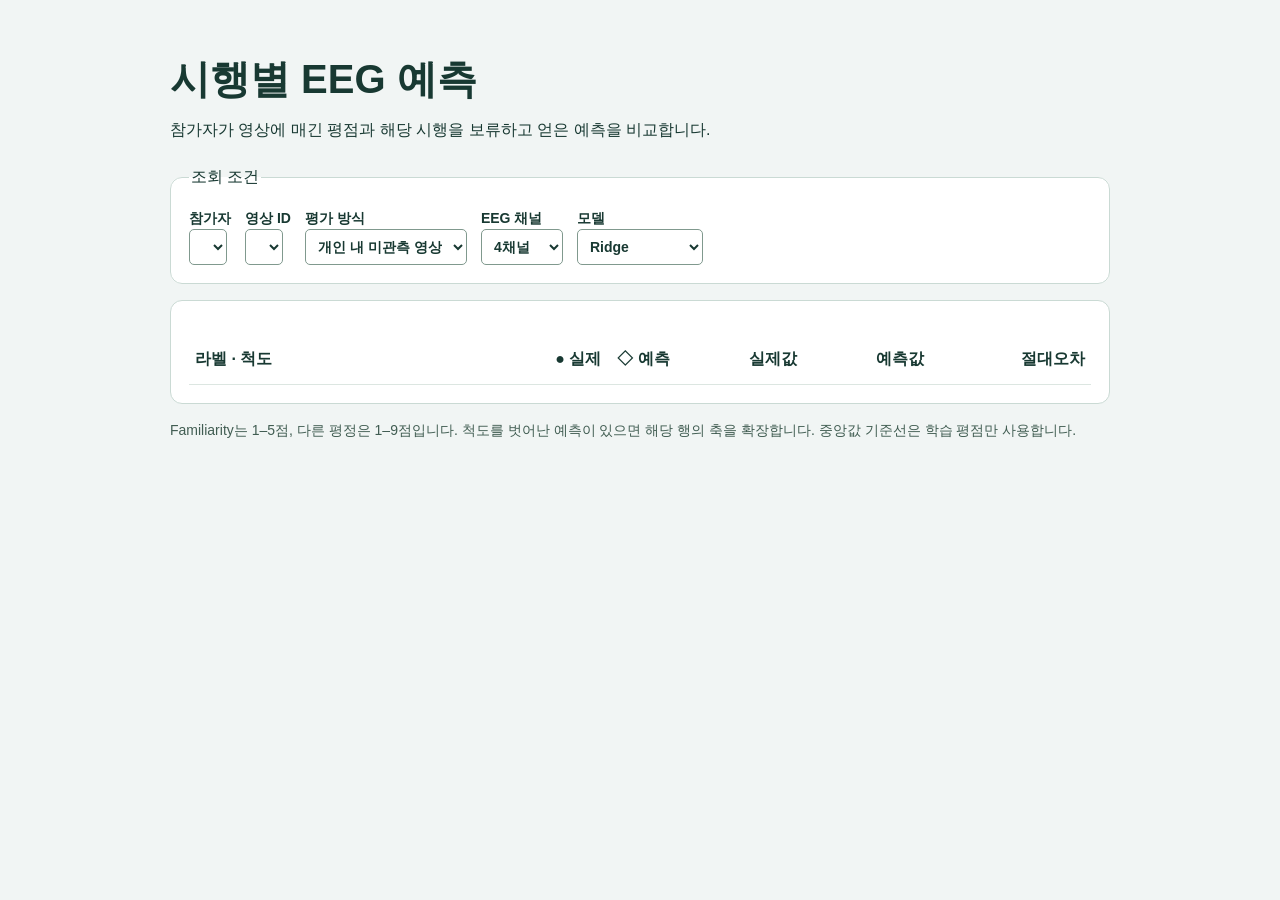
<file: viewer.template.html>
<!DOCTYPE html>
<html lang="ko"><meta charset="utf-8"><meta name="viewport" content="width=device-width,initial-scale=1">
<title>BrainFicial · 시행별 EEG 예측</title>
<style>
*{box-sizing:border-box}body{margin:0;background:#f1f5f4;color:#183932;font:16px/1.55 "Malgun Gothic",sans-serif}main{max-width:980px;margin:auto;padding:48px 20px}h1{font-size:clamp(26px,4vw,40px);margin:0}p{margin:8px 0 22px}fieldset,article{background:#fff;border:1px solid #cadad4;border-radius:12px;padding:18px;margin:16px 0}fieldset{display:flex;gap:14px;flex-wrap:wrap}label{font-size:14px;font-weight:bold}select{display:block;max-width:100%;font:inherit;padding:8px;border:1px solid #80998e;border-radius:5px;background:white;color:inherit}table{width:100%;border-collapse:collapse;font-variant-numeric:tabular-nums}th,td{text-align:right;border-bottom:1px solid #dce6e1;padding:12px 6px}th:first-child,td:first-child{text-align:left}caption{text-align:left;font-size:20px;font-weight:bold;padding:0 0 16px}small{display:block;font-weight:normal}.plot{width:33%}.track{position:relative;margin:0 9px;height:4px;background:#dce6e1}.dot,.diamond{position:absolute;top:50%;width:12px;height:12px;transform:translate(-50%,-50%);border-radius:50%;background:#165a49}.diamond{background:transparent;border:2px solid #8a490a;transform:translate(-50%,-50%) rotate(45deg);border-radius:0;width:18px;height:18px}.scroll{overflow:auto}td.missing{text-align:center;color:#50625b}footer{font-size:14px;color:#415d52}@media(max-width:600px){main{padding:20px 8px}article{padding:12px 6px}.plot{width:16%}th,td{font-size:13px;padding:10px 3px}}
</style>
<main><h1>시행별 EEG 예측</h1><p>참가자가 영상에 매긴 평점과 해당 시행을 보류하고 얻은 예측을 비교합니다.</p>
<fieldset><legend>조회 조건</legend>
<label>참가자<select id="person"></select></label><label>영상 ID<select id="video"></select></label>
<label>평가 방식<select id="regime"><option value="within_person">개인 내 미관측 영상</option><option value="new_participant">미관측 참가자</option></select></label>
<label>EEG 채널<select id="montage"><option value="4ch">4채널</option><option value="32ch">32채널</option></select></label>
<label>모델<select id="model"><option>Ridge</option><option>SVR</option><option value="Median">중앙값 기준선</option></select></label>
</fieldset><article><div class="scroll"><table><caption id="heading" aria-live="polite"></caption><thead><tr><th>라벨 · 척도</th><th class="plot">● 실제　◇ 예측</th><th>실제값</th><th>예측값</th><th>절대오차</th></tr></thead><tbody id="rows"></tbody></table></div></article>
<footer>Familiarity는 1–5점, 다른 평정은 1–9점입니다. 척도를 벗어난 예측이 있으면 해당 행의 축을 확장합니다. 중앙값 기준선은 학습 평점만 사용합니다.</footer></main>
<script>
const trials=/*PREDICTIONS*/;
const get=id=>document.getElementById(id);
const labels=["Valence","Arousal","Dominance","Liking","Familiarity"];
for(let i=1;i<=32;i++) get("person").add(new Option("s"+String(i).padStart(2,"0"),i));
for(let i=1;i<=40;i++) get("video").add(new Option(String(i),i));
function render(){
  const key=["person","video","regime","montage","model"].map(id=>get(id).value).join("/");
  const values=trials[key];
  get("heading").textContent=get("person").selectedOptions[0].text+" · 영상 "+get("video").value;
  get("rows").innerHTML=labels.map((label,i)=>{
    const max=i===4?5:9;
    const pair=values[i];
    const name="<th scope='row'>"+label+"<small>1–"+max+"점</small></th>";
    if(!pair) return "<tr>"+name+"<td class='missing' colspan='4'>평정 결측 · 평가 제외</td></tr>";
    const [actual,pred]=pair;
    const lo=Math.min(1,pred), hi=Math.max(max,pred);
    const pos=v=>100*(v-lo)/(hi-lo);
    const plot="<td><div class='track' aria-hidden='true'><span class='dot' style='left:"+pos(actual)+"%'></span><span class='diamond' style='left:"+pos(pred)+"%'></span></div></td>";
    return "<tr>"+name+plot+[actual,pred,Math.abs(pred-actual)].map(v=>"<td>"+v.toFixed(3)+"</td>").join("")+"</tr>";
  }).join("");
}
document.querySelector("fieldset").addEventListener("change",render);
render();
</script></html>
</file>
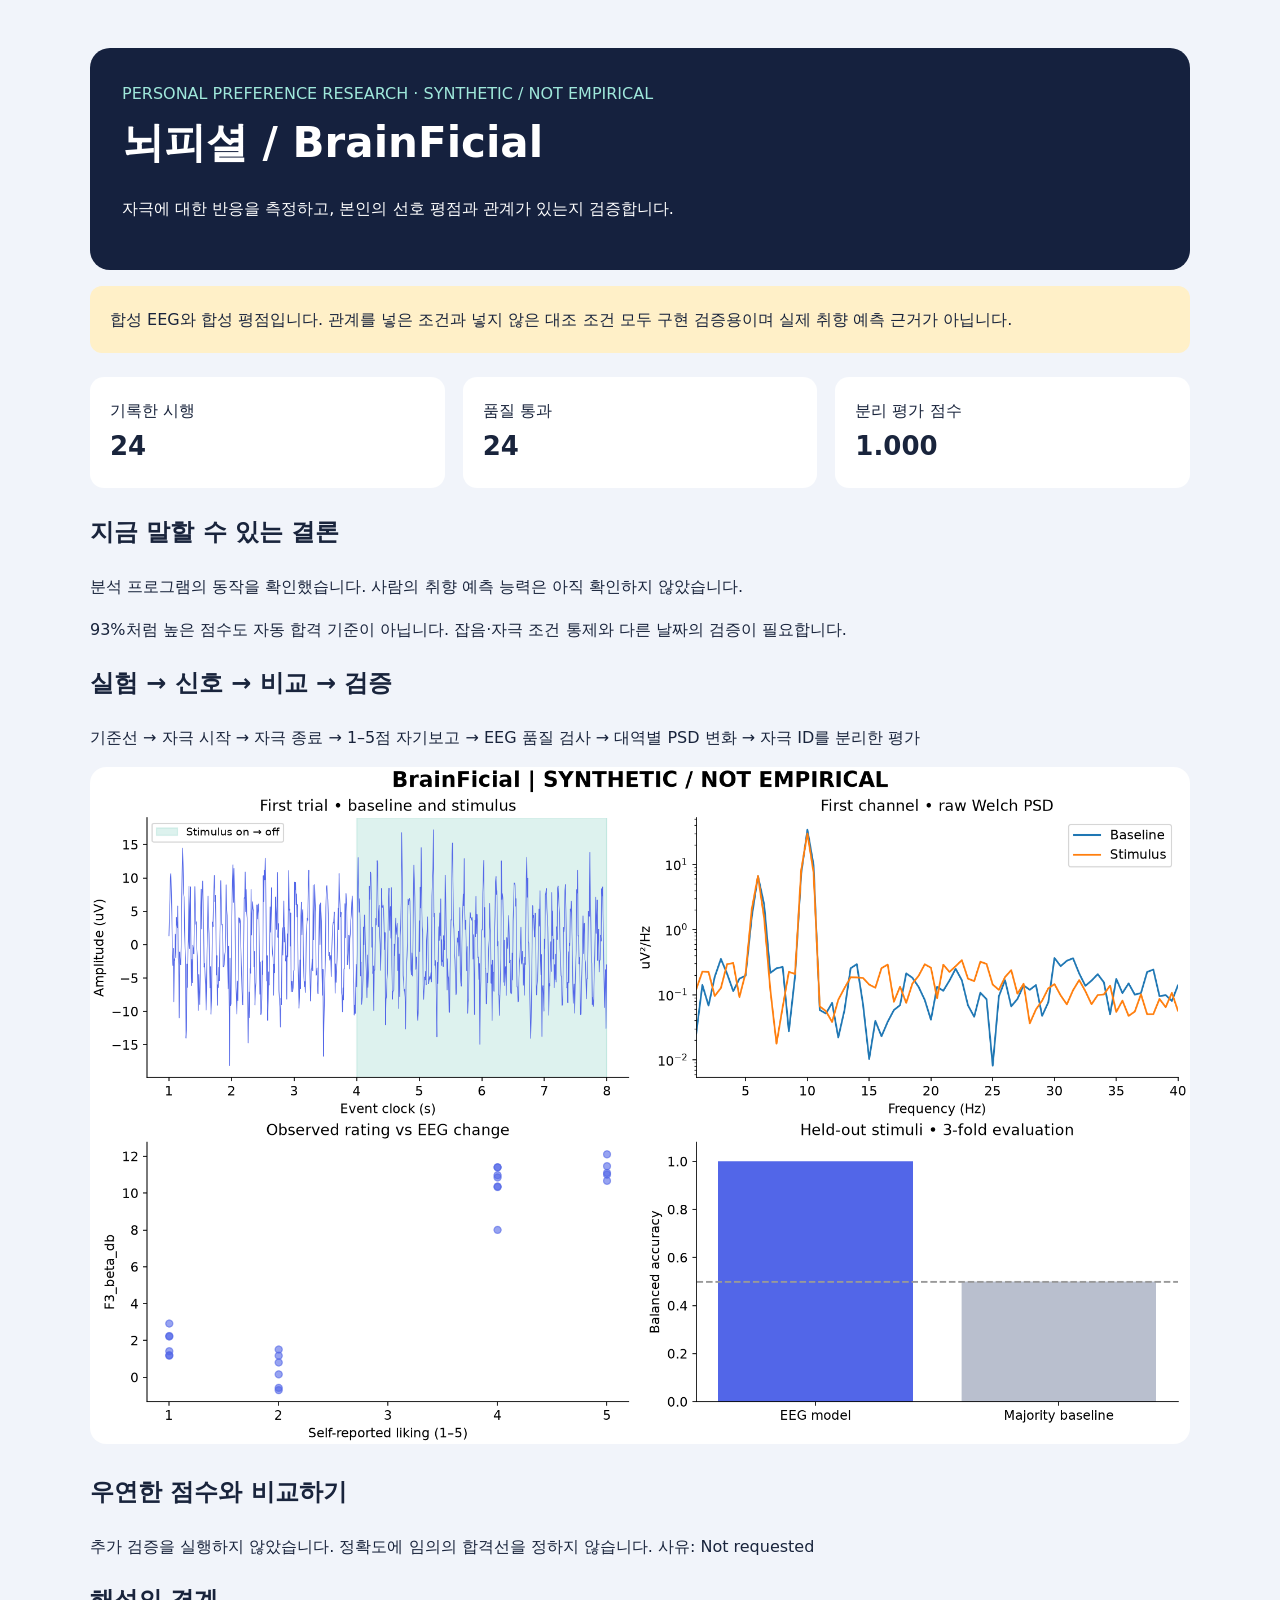
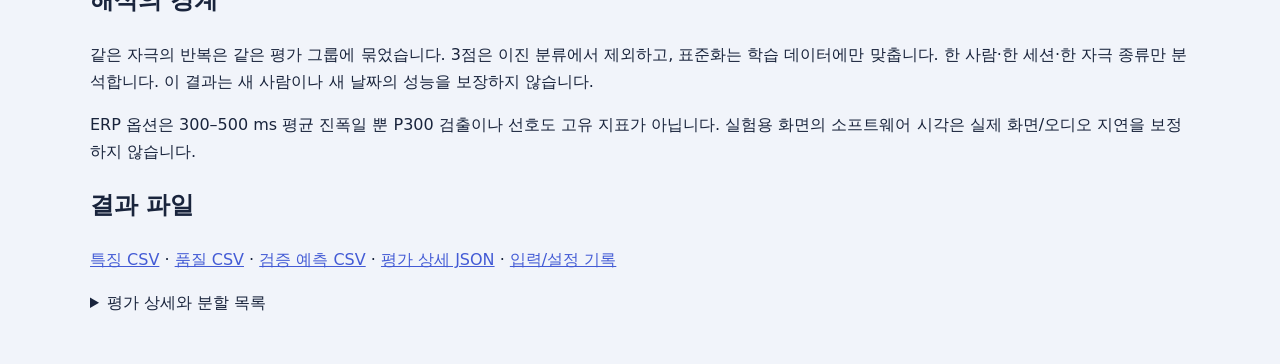
<file: outputs/csv_replay/report.html>
<!doctype html><html lang="ko"><meta charset="utf-8"><meta name="viewport" content="width=device-width,initial-scale=1">
<title>뇌피셜 · BrainFicial 연구 데모</title><style>body{font:16px/1.7 system-ui,sans-serif;background:#f1f4fa;color:#19243c;margin:0}main{max-width:1100px;margin:auto;padding:48px 24px}header{background:#15213e;color:white;padding:32px;border-radius:20px}h1{font-size:42px;margin:0}.tag{color:#9fe8db}.cards{display:flex;gap:18px;flex-wrap:wrap;margin:24px 0}.card{background:white;padding:20px;border-radius:14px;flex:1}b{font-size:26px}img{width:100%;border-radius:16px}.warn{background:#fff0c8;padding:20px;border-radius:12px}a{color:#435bd5}pre{white-space:pre-wrap;background:white;padding:20px;border-radius:12px}</style>
<main><header><div class="tag">PERSONAL PREFERENCE RESEARCH · SYNTHETIC / NOT EMPIRICAL</div><h1>뇌피셜 / BrainFicial</h1><p>자극에 대한 반응을 측정하고, 본인의 선호 평점과 관계가 있는지 검증합니다.</p></header>
<p class="warn">합성 EEG와 합성 평점입니다. 관계를 넣은 조건과 넣지 않은 대조 조건 모두 구현 검증용이며 실제 취향 예측 근거가 아닙니다.</p><section class="cards"><div class="card">기록한 시행<br><b>24</b></div><div class="card">품질 통과<br><b>24</b></div><div class="card">분리 평가 점수<br><b>1.000</b></div></section>
<h2>지금 말할 수 있는 결론</h2><p>분석 프로그램의 동작을 확인했습니다. 사람의 취향 예측 능력은 아직 확인하지 않았습니다.</p><p>93%처럼 높은 점수도 자동 합격 기준이 아닙니다. 잡음·자극 조건 통제와 다른 날짜의 검증이 필요합니다.</p>
<h2>실험 → 신호 → 비교 → 검증</h2><p>기준선 → 자극 시작 → 자극 종료 → 1–5점 자기보고 → EEG 품질 검사 → 대역별 PSD 변화 → 자극 ID를 분리한 평가</p>
<img src="dashboard.png" alt="합성 여부가 표시된 EEG 파형, PSD, 평점 비교, 분리 검증 그래프">
<h2>우연한 점수와 비교하기</h2><p>추가 검증을 실행하지 않았습니다. 정확도에 임의의 합격선을 정하지 않습니다. 사유: Not requested</p>
<h2>해석의 경계</h2><p>같은 자극의 반복은 같은 평가 그룹에 묶었습니다. 3점은 이진 분류에서 제외하고, 표준화는 학습 데이터에만 맞춥니다. 한 사람·한 세션·한 자극 종류만 분석합니다. 이 결과는 새 사람이나 새 날짜의 성능을 보장하지 않습니다.</p>
<p>ERP 옵션은 300–500 ms 평균 진폭일 뿐 P300 검출이나 선호도 고유 지표가 아닙니다. 실험용 화면의 소프트웨어 시각은 실제 화면/오디오 지연을 보정하지 않습니다.</p>
<h2>결과 파일</h2><p><a href="features.csv">특징 CSV</a> · <a href="quality.csv">품질 CSV</a> · <a href="predictions.csv">검증 예측 CSV</a> · <a href="metrics.json">평가 상세 JSON</a> · <a href="provenance.json">입력/설정 기록</a></p>
<details><summary>평가 상세와 분할 목록</summary><pre>{
  &quot;status&quot;: &quot;ok&quot;,
  &quot;balanced_accuracy&quot;: 1.0,
  &quot;dummy_balanced_accuracy&quot;: 0.5,
  &quot;n_evaluated&quot;: 24,
  &quot;neutral_excluded&quot;: 0,
  &quot;feature_columns&quot;: [
    &quot;feature_F3_theta_db&quot;,
    &quot;feature_F4_theta_db&quot;,
    &quot;feature_F3_alpha_db&quot;,
    &quot;feature_F4_alpha_db&quot;,
    &quot;feature_F3_beta_db&quot;,
    &quot;feature_F4_beta_db&quot;
  ],
  &quot;folds&quot;: [
    {
      &quot;fold&quot;: 0,
      &quot;train_stimuli&quot;: [
        &quot;color_00&quot;,
        &quot;color_01&quot;,
        &quot;color_02&quot;,
        &quot;color_03&quot;,
        &quot;color_04&quot;,
        &quot;color_07&quot;,
        &quot;color_08&quot;,
        &quot;color_09&quot;
      ],
      &quot;test_stimuli&quot;: [
        &quot;color_05&quot;,
        &quot;color_06&quot;,
        &quot;color_10&quot;,
        &quot;color_11&quot;
      ],
      &quot;balanced_accuracy&quot;: 1.0
    },
    {
      &quot;fold&quot;: 1,
      &quot;train_stimuli&quot;: [
        &quot;color_00&quot;,
        &quot;color_01&quot;,
        &quot;color_02&quot;,
        &quot;color_03&quot;,
        &quot;color_05&quot;,
        &quot;color_06&quot;,
        &quot;color_10&quot;,
        &quot;color_11&quot;
      ],
      &quot;test_stimuli&quot;: [
        &quot;color_04&quot;,
        &quot;color_07&quot;,
        &quot;color_08&quot;,
        &quot;color_09&quot;
      ],
      &quot;balanced_accuracy&quot;: 1.0
    },
    {
      &quot;fold&quot;: 2,
      &quot;train_stimuli&quot;: [
        &quot;color_04&quot;,
        &quot;color_05&quot;,
        &quot;color_06&quot;,
        &quot;color_07&quot;,
        &quot;color_08&quot;,
        &quot;color_09&quot;,
        &quot;color_10&quot;,
        &quot;color_11&quot;
      ],
      &quot;test_stimuli&quot;: [
        &quot;color_00&quot;,
        &quot;color_01&quot;,
        &quot;color_02&quot;,
        &quot;color_03&quot;
      ],
      &quot;balanced_accuracy&quot;: 1.0
    }
  ],
  &quot;interpretation&quot;: &quot;Exploratory within-person/session held-out-stimulus association; no causal or mind-reading claim&quot;,
  &quot;permutation&quot;: {
    &quot;status&quot;: &quot;not_run&quot;,
    &quot;reason&quot;: &quot;Not requested&quot;
  },
  &quot;data_source&quot;: &quot;SYNTHETIC / NOT EMPIRICAL&quot;
}</pre></details></main></html>
</file>
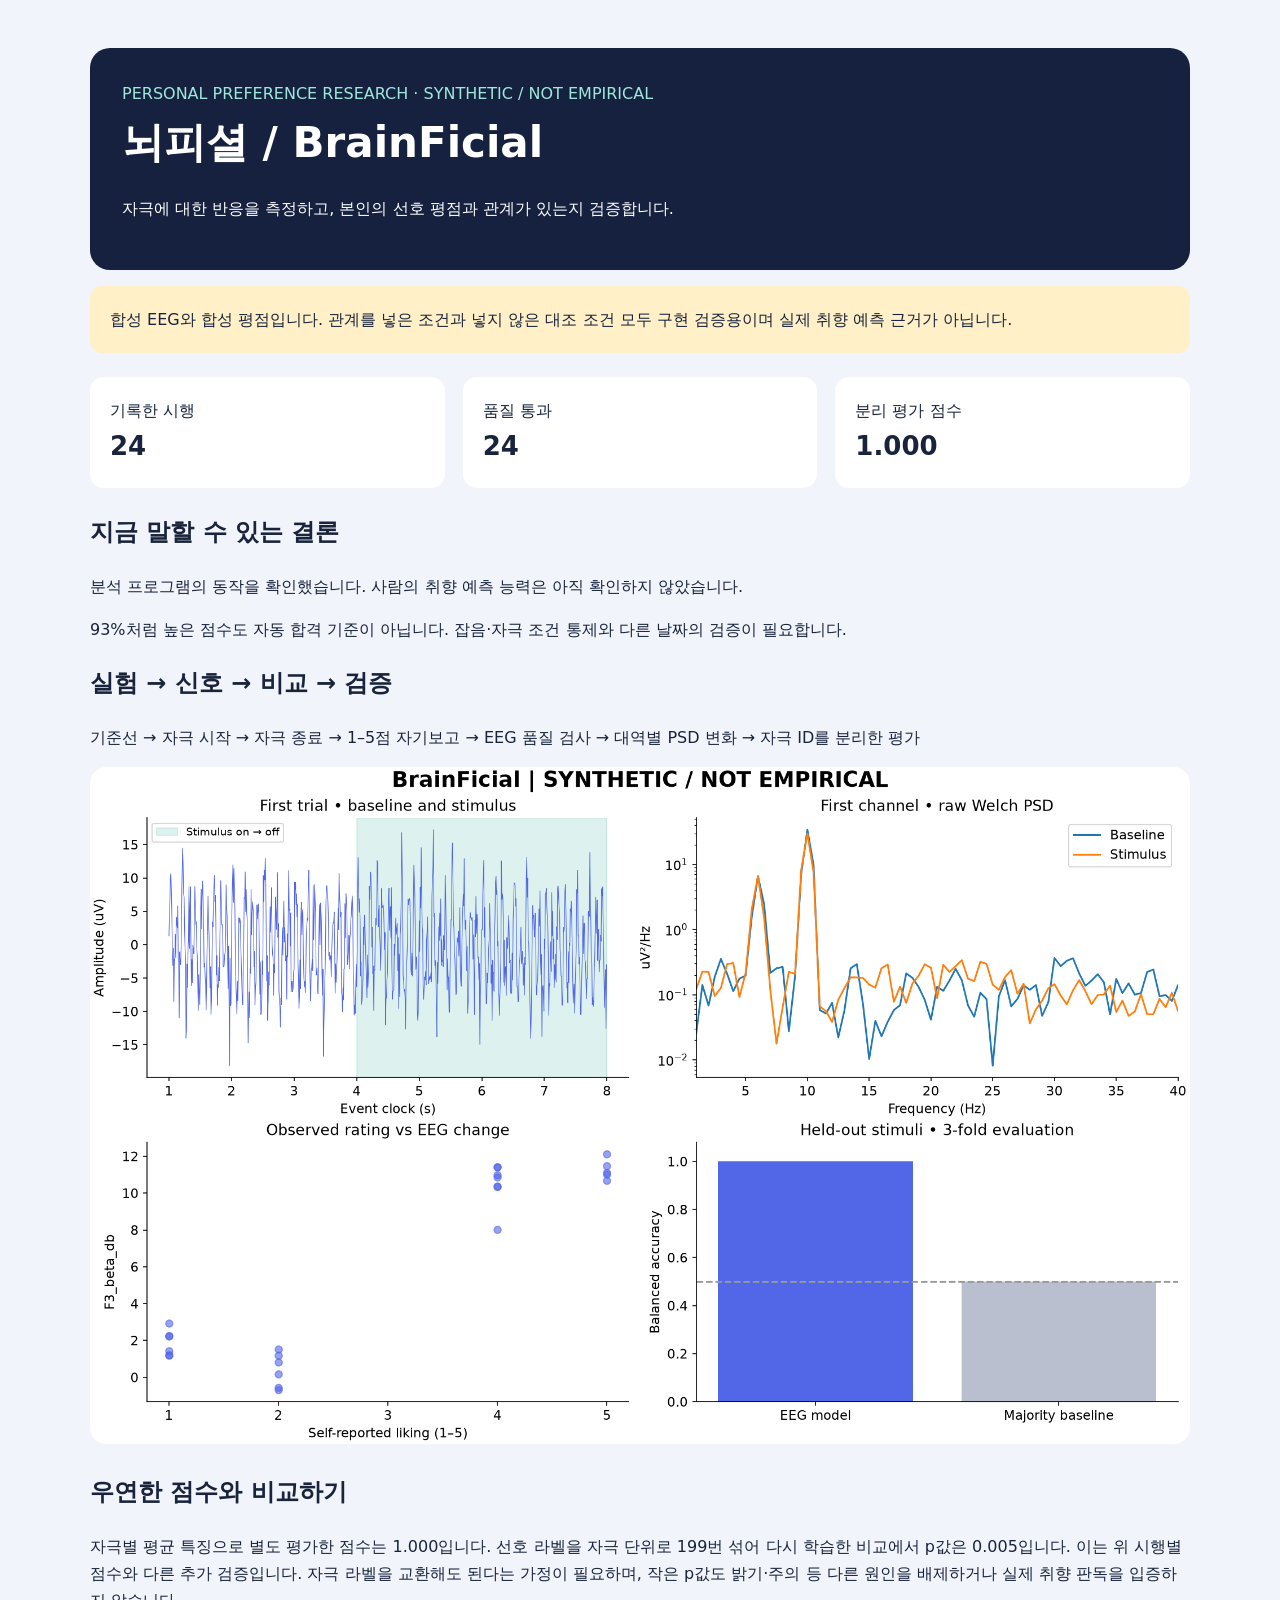
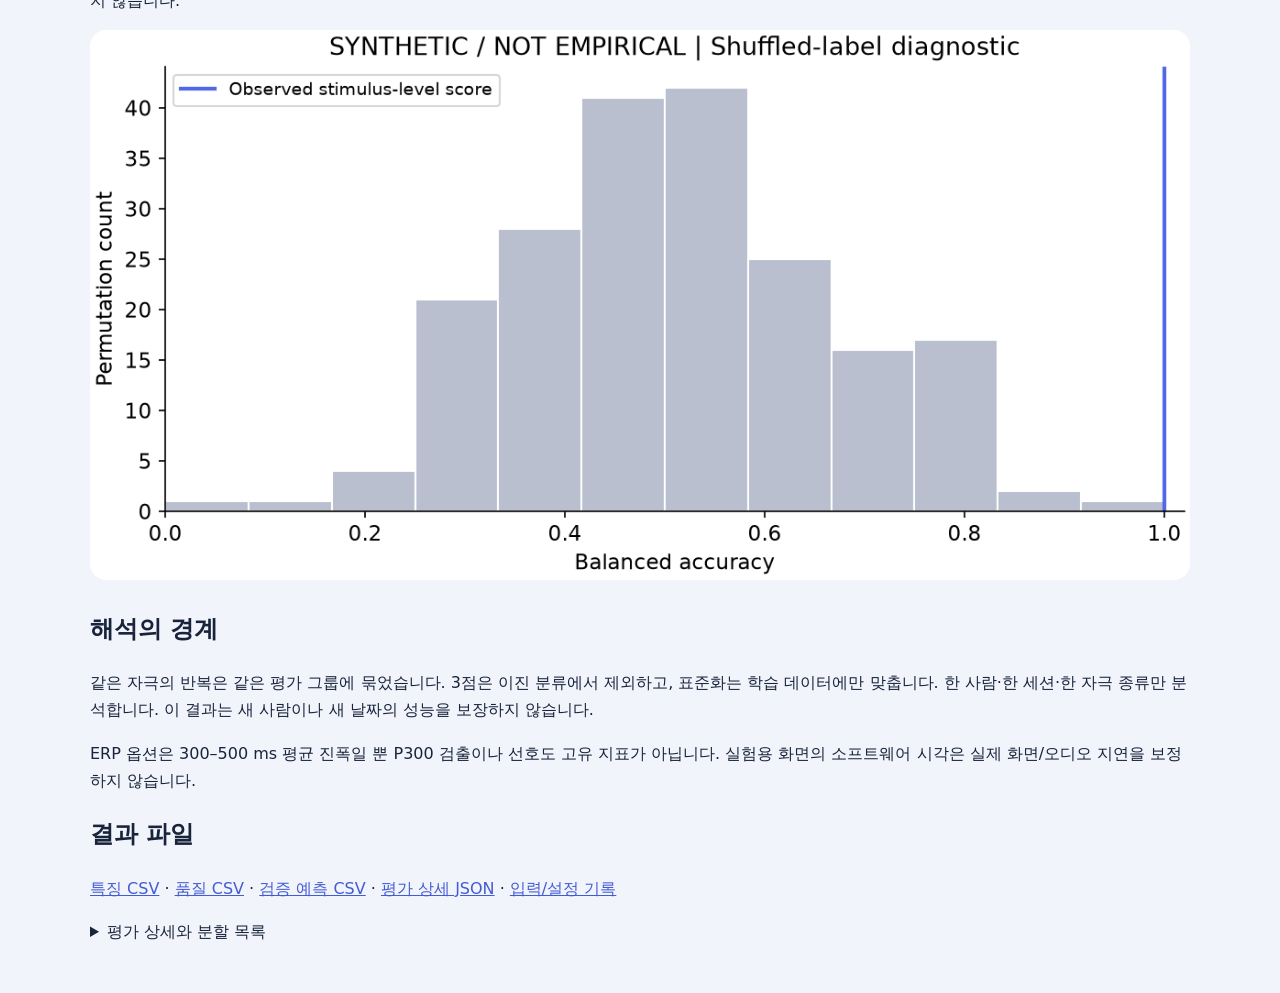
<file: outputs/demo/report.html>
<!doctype html><html lang="ko"><meta charset="utf-8"><meta name="viewport" content="width=device-width,initial-scale=1">
<title>뇌피셜 · BrainFicial 연구 데모</title><style>body{font:16px/1.7 system-ui,sans-serif;background:#f1f4fa;color:#19243c;margin:0}main{max-width:1100px;margin:auto;padding:48px 24px}header{background:#15213e;color:white;padding:32px;border-radius:20px}h1{font-size:42px;margin:0}.tag{color:#9fe8db}.cards{display:flex;gap:18px;flex-wrap:wrap;margin:24px 0}.card{background:white;padding:20px;border-radius:14px;flex:1}b{font-size:26px}img{width:100%;border-radius:16px}.warn{background:#fff0c8;padding:20px;border-radius:12px}a{color:#435bd5}pre{white-space:pre-wrap;background:white;padding:20px;border-radius:12px}</style>
<main><header><div class="tag">PERSONAL PREFERENCE RESEARCH · SYNTHETIC / NOT EMPIRICAL</div><h1>뇌피셜 / BrainFicial</h1><p>자극에 대한 반응을 측정하고, 본인의 선호 평점과 관계가 있는지 검증합니다.</p></header>
<p class="warn">합성 EEG와 합성 평점입니다. 관계를 넣은 조건과 넣지 않은 대조 조건 모두 구현 검증용이며 실제 취향 예측 근거가 아닙니다.</p><section class="cards"><div class="card">기록한 시행<br><b>24</b></div><div class="card">품질 통과<br><b>24</b></div><div class="card">분리 평가 점수<br><b>1.000</b></div></section>
<h2>지금 말할 수 있는 결론</h2><p>분석 프로그램의 동작을 확인했습니다. 사람의 취향 예측 능력은 아직 확인하지 않았습니다.</p><p>93%처럼 높은 점수도 자동 합격 기준이 아닙니다. 잡음·자극 조건 통제와 다른 날짜의 검증이 필요합니다.</p>
<h2>실험 → 신호 → 비교 → 검증</h2><p>기준선 → 자극 시작 → 자극 종료 → 1–5점 자기보고 → EEG 품질 검사 → 대역별 PSD 변화 → 자극 ID를 분리한 평가</p>
<img src="dashboard.png" alt="합성 여부가 표시된 EEG 파형, PSD, 평점 비교, 분리 검증 그래프">
<h2>우연한 점수와 비교하기</h2><p>자극별 평균 특징으로 별도 평가한 점수는 1.000입니다. 선호 라벨을 자극 단위로 199번 섞어 다시 학습한 비교에서 p값은 0.005입니다. 이는 위 시행별 점수와 다른 추가 검증입니다. 자극 라벨을 교환해도 된다는 가정이 필요하며, 작은 p값도 밝기·주의 등 다른 원인을 배제하거나 실제 취향 판독을 입증하지 않습니다.</p><img src="permutation.png" alt="자극 단위로 평점 라벨을 섞은 점수 분포와 관측 점수">
<h2>해석의 경계</h2><p>같은 자극의 반복은 같은 평가 그룹에 묶었습니다. 3점은 이진 분류에서 제외하고, 표준화는 학습 데이터에만 맞춥니다. 한 사람·한 세션·한 자극 종류만 분석합니다. 이 결과는 새 사람이나 새 날짜의 성능을 보장하지 않습니다.</p>
<p>ERP 옵션은 300–500 ms 평균 진폭일 뿐 P300 검출이나 선호도 고유 지표가 아닙니다. 실험용 화면의 소프트웨어 시각은 실제 화면/오디오 지연을 보정하지 않습니다.</p>
<h2>결과 파일</h2><p><a href="features.csv">특징 CSV</a> · <a href="quality.csv">품질 CSV</a> · <a href="predictions.csv">검증 예측 CSV</a> · <a href="metrics.json">평가 상세 JSON</a> · <a href="provenance.json">입력/설정 기록</a></p>
<details><summary>평가 상세와 분할 목록</summary><pre>{
  &quot;status&quot;: &quot;ok&quot;,
  &quot;balanced_accuracy&quot;: 1.0,
  &quot;dummy_balanced_accuracy&quot;: 0.5,
  &quot;n_evaluated&quot;: 24,
  &quot;neutral_excluded&quot;: 0,
  &quot;feature_columns&quot;: [
    &quot;feature_F3_theta_db&quot;,
    &quot;feature_F4_theta_db&quot;,
    &quot;feature_F3_alpha_db&quot;,
    &quot;feature_F4_alpha_db&quot;,
    &quot;feature_F3_beta_db&quot;,
    &quot;feature_F4_beta_db&quot;
  ],
  &quot;folds&quot;: [
    {
      &quot;fold&quot;: 0,
      &quot;train_stimuli&quot;: [
        &quot;color_00&quot;,
        &quot;color_01&quot;,
        &quot;color_02&quot;,
        &quot;color_03&quot;,
        &quot;color_04&quot;,
        &quot;color_07&quot;,
        &quot;color_08&quot;,
        &quot;color_09&quot;
      ],
      &quot;test_stimuli&quot;: [
        &quot;color_05&quot;,
        &quot;color_06&quot;,
        &quot;color_10&quot;,
        &quot;color_11&quot;
      ],
      &quot;balanced_accuracy&quot;: 1.0
    },
    {
      &quot;fold&quot;: 1,
      &quot;train_stimuli&quot;: [
        &quot;color_00&quot;,
        &quot;color_01&quot;,
        &quot;color_02&quot;,
        &quot;color_03&quot;,
        &quot;color_05&quot;,
        &quot;color_06&quot;,
        &quot;color_10&quot;,
        &quot;color_11&quot;
      ],
      &quot;test_stimuli&quot;: [
        &quot;color_04&quot;,
        &quot;color_07&quot;,
        &quot;color_08&quot;,
        &quot;color_09&quot;
      ],
      &quot;balanced_accuracy&quot;: 1.0
    },
    {
      &quot;fold&quot;: 2,
      &quot;train_stimuli&quot;: [
        &quot;color_04&quot;,
        &quot;color_05&quot;,
        &quot;color_06&quot;,
        &quot;color_07&quot;,
        &quot;color_08&quot;,
        &quot;color_09&quot;,
        &quot;color_10&quot;,
        &quot;color_11&quot;
      ],
      &quot;test_stimuli&quot;: [
        &quot;color_00&quot;,
        &quot;color_01&quot;,
        &quot;color_02&quot;,
        &quot;color_03&quot;
      ],
      &quot;balanced_accuracy&quot;: 1.0
    }
  ],
  &quot;interpretation&quot;: &quot;Exploratory within-person/session held-out-stimulus association; no causal or mind-reading claim&quot;,
  &quot;permutation&quot;: {
    &quot;status&quot;: &quot;ok&quot;,
    &quot;method&quot;: &quot;stimulus_mean_fixed_groupkfold3_label_permutation&quot;,
    &quot;n_stimuli&quot;: 12,
    &quot;n_permutations&quot;: 199,
    &quot;observed_balanced_accuracy&quot;: 1.0,
    &quot;p_value&quot;: 0.005,
    &quot;null_scores&quot;: [
      0.25,
      0.41666666666666663,
      0.41666666666666663,
      0.25,
      0.25,
      0.3333333333333333,
      0.5833333333333333,
      0.41666666666666663,
      0.5,
      0.75,
      0.5,
      0.5,
      0.25,
      0.5,
      0.5833333333333334,
      0.41666666666666663,
      0.41666666666666663,
      0.5833333333333333,
      0.5,
      0.41666666666666663,
      0.75,
      0.41666666666666663,
      0.3333333333333333,
      0.5833333333333334,
      0.4166666666666667,
      0.3333333333333333,
      0.41666666666666663,
      0.41666666666666663,
      0.25,
      0.41666666666666663,
      0.41666666666666663,
      0.6666666666666666,
      0.41666666666666663,
      0.41666666666666663,
      0.75,
      0.41666666666666663,
      0.5,
      0.75,
      0.5,
      0.5,
      0.9166666666666667,
      0.75,
      0.3333333333333333,
      0.41666666666666663,
      0.5,
      0.5,
      0.25,
      0.41666666666666663,
      0.5,
      0.25,
      0.5,
      0.41666666666666663,
      0.3333333333333333,
      0.5,
      0.5833333333333333,
      0.25,
      0.25,
      0.41666666666666663,
      0.5,
      0.5,
      0.5,
      0.4166666666666667,
      0.5833333333333333,
      0.5,
      0.5,
      0.5833333333333334,
      0.6666666666666667,
      0.5,
      0.41666666666666663,
      0.08333333333333333,
      0.25,
      0.41666666666666663,
      0.5833333333333334,
      0.3333333333333333,
      0.5,
      0.5,
      0.5833333333333333,
      0.25,
      0.5,
      0.25,
      0.25,
      0.5,
      0.41666666666666663,
      0.5,
      0.3333333333333333,
      0.3333333333333333,
      0.5,
      0.5,
      0.3333333333333333,
      0.5,
      0.41666666666666663,
      0.75,
      0.5,
      0.6666666666666666,
      0.6666666666666667,
      0.5833333333333333,
      0.3333333333333333,
      0.3333333333333333,
      0.3333333333333333,
      0.41666666666666663,
      0.5833333333333333,
      0.6666666666666666,
      0.25,
      0.3333333333333333,
      0.8333333333333333,
      0.5,
      0.5833333333333334,
      0.6666666666666667,
      0.75,
      0.5833333333333333,
      0.16666666666666666,
      0.6666666666666666,
      0.75,
      0.41666666666666663,
      0.75,
      0.6666666666666666,
      0.5,
      0.75,
      0.41666666666666663,
      0.5,
      0.5,
      0.41666666666666663,
      0.5,
      0.5833333333333334,
      0.5833333333333333,
      0.25,
      0.25,
      0.6666666666666666,
      0.41666666666666663,
      0.75,
      0.5,
      0.3333333333333333,
      0.41666666666666663,
      0.75,
      0.41666666666666663,
      0.5833333333333333,
      0.5,
      0.5833333333333333,
      0.75,
      0.5,
      0.5833333333333334,
      0.5833333333333334,
      0.6666666666666666,
      0.41666666666666663,
      0.6666666666666667,
      0.3333333333333333,
      0.3333333333333333,
      0.25,
      0.25,
      0.3333333333333333,
      0.3333333333333333,
      0.41666666666666663,
      0.5833333333333333,
      0.6666666666666666,
      0.5833333333333333,
      0.25,
      0.75,
      0.3333333333333333,
      0.0,
      0.3333333333333333,
      0.41666666666666663,
      0.25,
      0.3333333333333333,
      0.5833333333333333,
      0.3333333333333333,
      0.16666666666666666,
      0.5,
      0.5833333333333334,
      0.6666666666666666,
      0.75,
      0.6666666666666667,
      0.5,
      0.8333333333333334,
      0.41666666666666663,
      0.3333333333333333,
      0.3333333333333333,
      0.5,
      0.16666666666666666,
      0.3333333333333333,
      0.75,
      0.6666666666666667,
      0.3333333333333333,
      0.5,
      0.41666666666666663,
      0.75,
      0.41666666666666663,
      0.41666666666666663,
      0.3333333333333333,
      0.5833333333333333,
      0.5,
      0.5833333333333333,
      0.41666666666666663,
      0.5,
      0.25,
      0.41666666666666663,
      0.16666666666666666,
      0.3333333333333333,
      0.6666666666666667,
      0.41666666666666663
    ],
    &quot;seed&quot;: 42,
    &quot;interpretation&quot;: &quot;Exploratory association under stimulus exchangeability; not preference specificity, causal proof, or external validation&quot;,
    &quot;separate_statistic&quot;: &quot;Averages features per stimulus; different from the trial-level primary score&quot;
  },
  &quot;data_source&quot;: &quot;SYNTHETIC / NOT EMPIRICAL&quot;
}</pre></details></main></html>
</file>
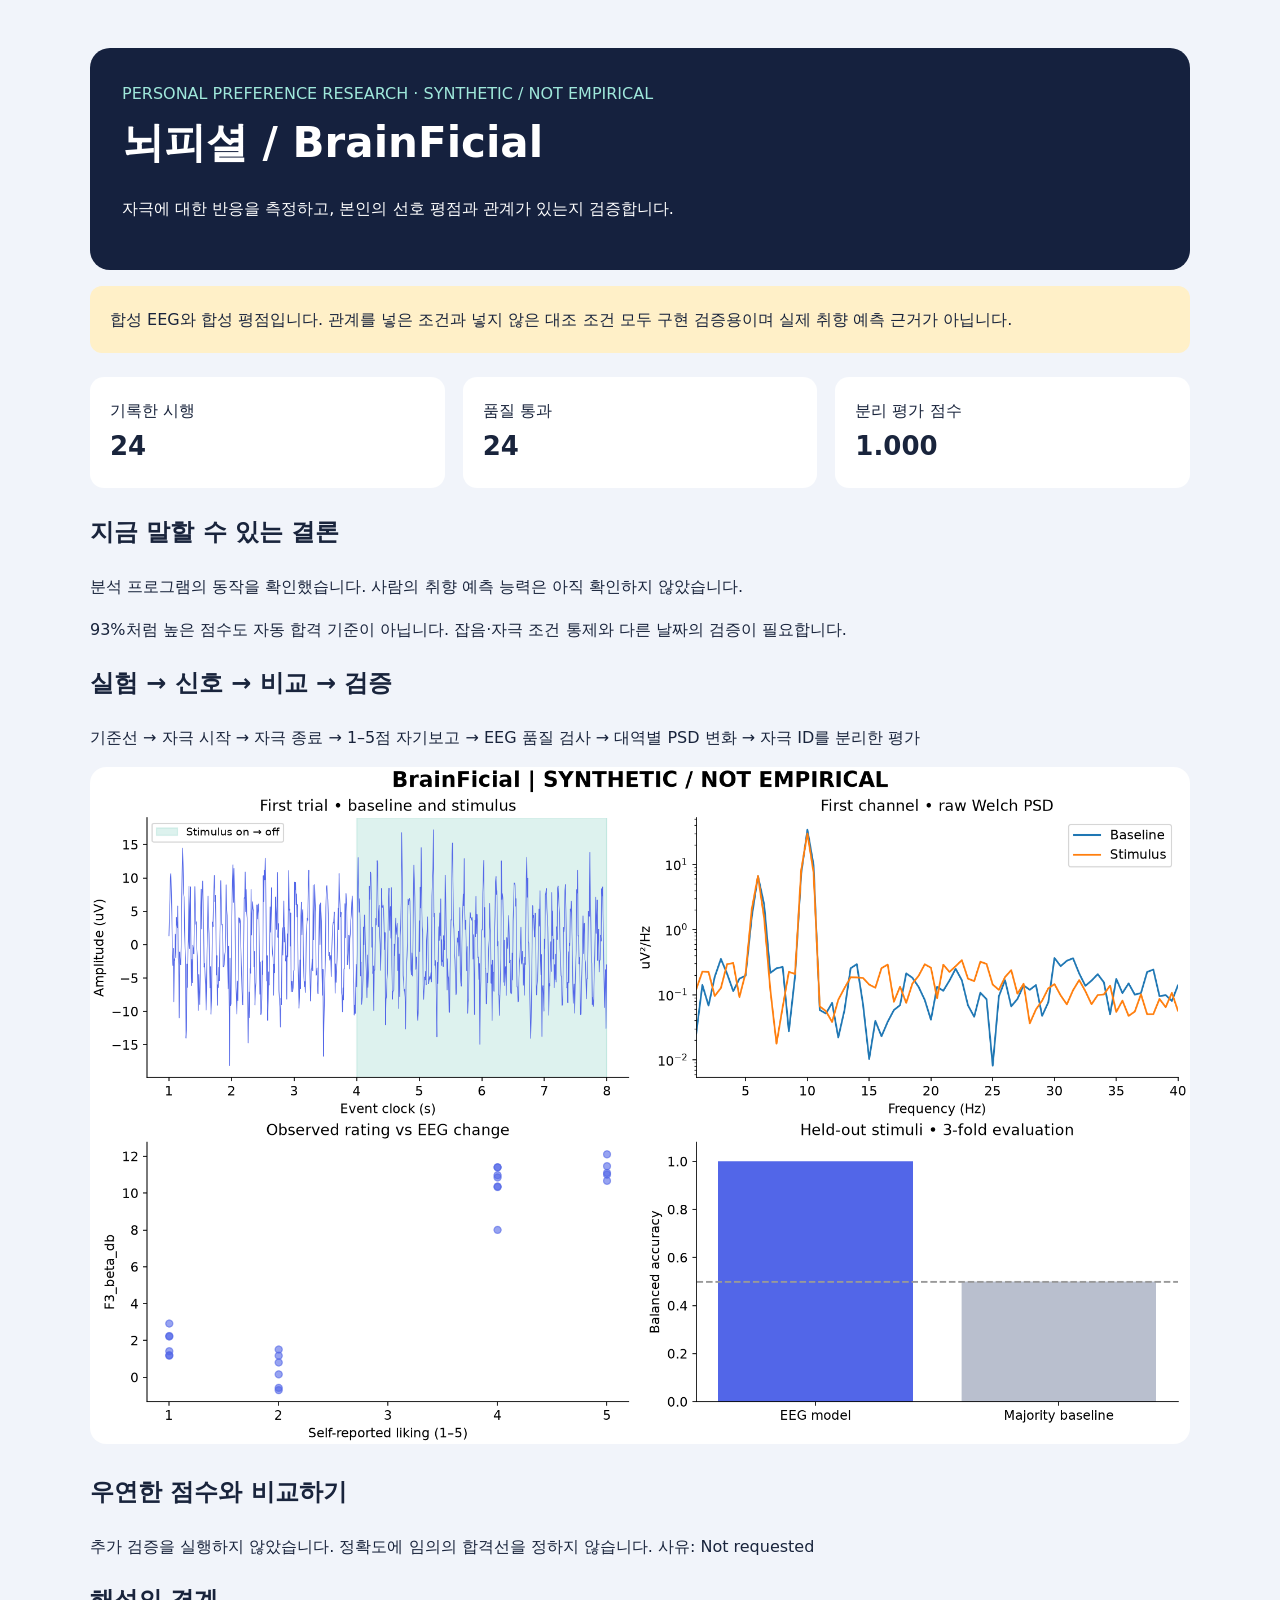
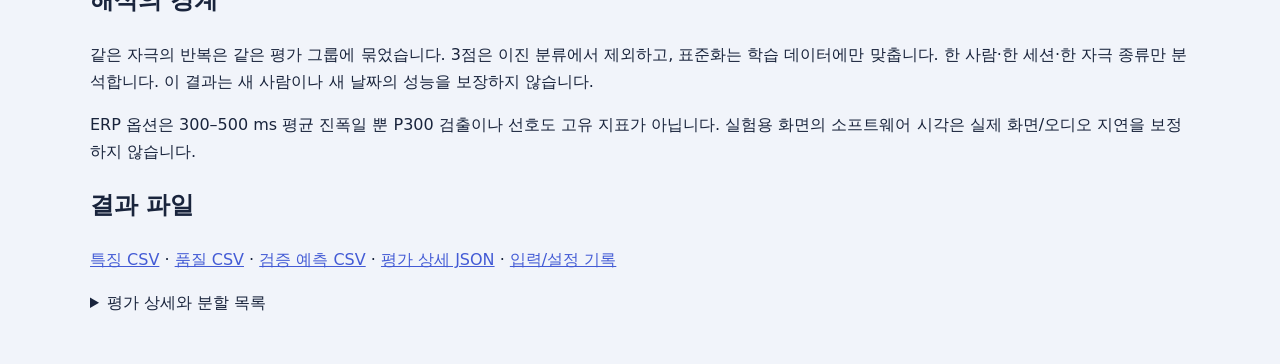
<file: outputs/music/report.html>
<!doctype html><html lang="ko"><meta charset="utf-8"><meta name="viewport" content="width=device-width,initial-scale=1">
<title>뇌피셜 · BrainFicial 연구 데모</title><style>body{font:16px/1.7 system-ui,sans-serif;background:#f1f4fa;color:#19243c;margin:0}main{max-width:1100px;margin:auto;padding:48px 24px}header{background:#15213e;color:white;padding:32px;border-radius:20px}h1{font-size:42px;margin:0}.tag{color:#9fe8db}.cards{display:flex;gap:18px;flex-wrap:wrap;margin:24px 0}.card{background:white;padding:20px;border-radius:14px;flex:1}b{font-size:26px}img{width:100%;border-radius:16px}.warn{background:#fff0c8;padding:20px;border-radius:12px}a{color:#435bd5}pre{white-space:pre-wrap;background:white;padding:20px;border-radius:12px}</style>
<main><header><div class="tag">PERSONAL PREFERENCE RESEARCH · SYNTHETIC / NOT EMPIRICAL</div><h1>뇌피셜 / BrainFicial</h1><p>자극에 대한 반응을 측정하고, 본인의 선호 평점과 관계가 있는지 검증합니다.</p></header>
<p class="warn">합성 EEG와 합성 평점입니다. 관계를 넣은 조건과 넣지 않은 대조 조건 모두 구현 검증용이며 실제 취향 예측 근거가 아닙니다.</p><section class="cards"><div class="card">기록한 시행<br><b>24</b></div><div class="card">품질 통과<br><b>24</b></div><div class="card">분리 평가 점수<br><b>1.000</b></div></section>
<h2>지금 말할 수 있는 결론</h2><p>분석 프로그램의 동작을 확인했습니다. 사람의 취향 예측 능력은 아직 확인하지 않았습니다.</p><p>93%처럼 높은 점수도 자동 합격 기준이 아닙니다. 잡음·자극 조건 통제와 다른 날짜의 검증이 필요합니다.</p>
<h2>실험 → 신호 → 비교 → 검증</h2><p>기준선 → 자극 시작 → 자극 종료 → 1–5점 자기보고 → EEG 품질 검사 → 대역별 PSD 변화 → 자극 ID를 분리한 평가</p>
<img src="dashboard.png" alt="합성 여부가 표시된 EEG 파형, PSD, 평점 비교, 분리 검증 그래프">
<h2>우연한 점수와 비교하기</h2><p>추가 검증을 실행하지 않았습니다. 정확도에 임의의 합격선을 정하지 않습니다. 사유: Not requested</p>
<h2>해석의 경계</h2><p>같은 자극의 반복은 같은 평가 그룹에 묶었습니다. 3점은 이진 분류에서 제외하고, 표준화는 학습 데이터에만 맞춥니다. 한 사람·한 세션·한 자극 종류만 분석합니다. 이 결과는 새 사람이나 새 날짜의 성능을 보장하지 않습니다.</p>
<p>ERP 옵션은 300–500 ms 평균 진폭일 뿐 P300 검출이나 선호도 고유 지표가 아닙니다. 실험용 화면의 소프트웨어 시각은 실제 화면/오디오 지연을 보정하지 않습니다.</p>
<h2>결과 파일</h2><p><a href="features.csv">특징 CSV</a> · <a href="quality.csv">품질 CSV</a> · <a href="predictions.csv">검증 예측 CSV</a> · <a href="metrics.json">평가 상세 JSON</a> · <a href="provenance.json">입력/설정 기록</a></p>
<details><summary>평가 상세와 분할 목록</summary><pre>{
  &quot;status&quot;: &quot;ok&quot;,
  &quot;balanced_accuracy&quot;: 1.0,
  &quot;dummy_balanced_accuracy&quot;: 0.5,
  &quot;n_evaluated&quot;: 24,
  &quot;neutral_excluded&quot;: 0,
  &quot;feature_columns&quot;: [
    &quot;feature_F3_theta_db&quot;,
    &quot;feature_F4_theta_db&quot;,
    &quot;feature_F3_alpha_db&quot;,
    &quot;feature_F4_alpha_db&quot;,
    &quot;feature_F3_beta_db&quot;,
    &quot;feature_F4_beta_db&quot;,
    &quot;feature_F3_erp_300_500_uv&quot;,
    &quot;feature_F4_erp_300_500_uv&quot;
  ],
  &quot;folds&quot;: [
    {
      &quot;fold&quot;: 0,
      &quot;train_stimuli&quot;: [
        &quot;music_00&quot;,
        &quot;music_01&quot;,
        &quot;music_02&quot;,
        &quot;music_03&quot;,
        &quot;music_04&quot;,
        &quot;music_07&quot;,
        &quot;music_08&quot;,
        &quot;music_09&quot;
      ],
      &quot;test_stimuli&quot;: [
        &quot;music_05&quot;,
        &quot;music_06&quot;,
        &quot;music_10&quot;,
        &quot;music_11&quot;
      ],
      &quot;balanced_accuracy&quot;: 1.0
    },
    {
      &quot;fold&quot;: 1,
      &quot;train_stimuli&quot;: [
        &quot;music_00&quot;,
        &quot;music_01&quot;,
        &quot;music_02&quot;,
        &quot;music_03&quot;,
        &quot;music_05&quot;,
        &quot;music_06&quot;,
        &quot;music_10&quot;,
        &quot;music_11&quot;
      ],
      &quot;test_stimuli&quot;: [
        &quot;music_04&quot;,
        &quot;music_07&quot;,
        &quot;music_08&quot;,
        &quot;music_09&quot;
      ],
      &quot;balanced_accuracy&quot;: 1.0
    },
    {
      &quot;fold&quot;: 2,
      &quot;train_stimuli&quot;: [
        &quot;music_04&quot;,
        &quot;music_05&quot;,
        &quot;music_06&quot;,
        &quot;music_07&quot;,
        &quot;music_08&quot;,
        &quot;music_09&quot;,
        &quot;music_10&quot;,
        &quot;music_11&quot;
      ],
      &quot;test_stimuli&quot;: [
        &quot;music_00&quot;,
        &quot;music_01&quot;,
        &quot;music_02&quot;,
        &quot;music_03&quot;
      ],
      &quot;balanced_accuracy&quot;: 1.0
    }
  ],
  &quot;interpretation&quot;: &quot;Exploratory within-person/session held-out-stimulus association; no causal or mind-reading claim&quot;,
  &quot;permutation&quot;: {
    &quot;status&quot;: &quot;not_run&quot;,
    &quot;reason&quot;: &quot;Not requested&quot;
  },
  &quot;data_source&quot;: &quot;SYNTHETIC / NOT EMPIRICAL&quot;
}</pre></details></main></html>
</file>
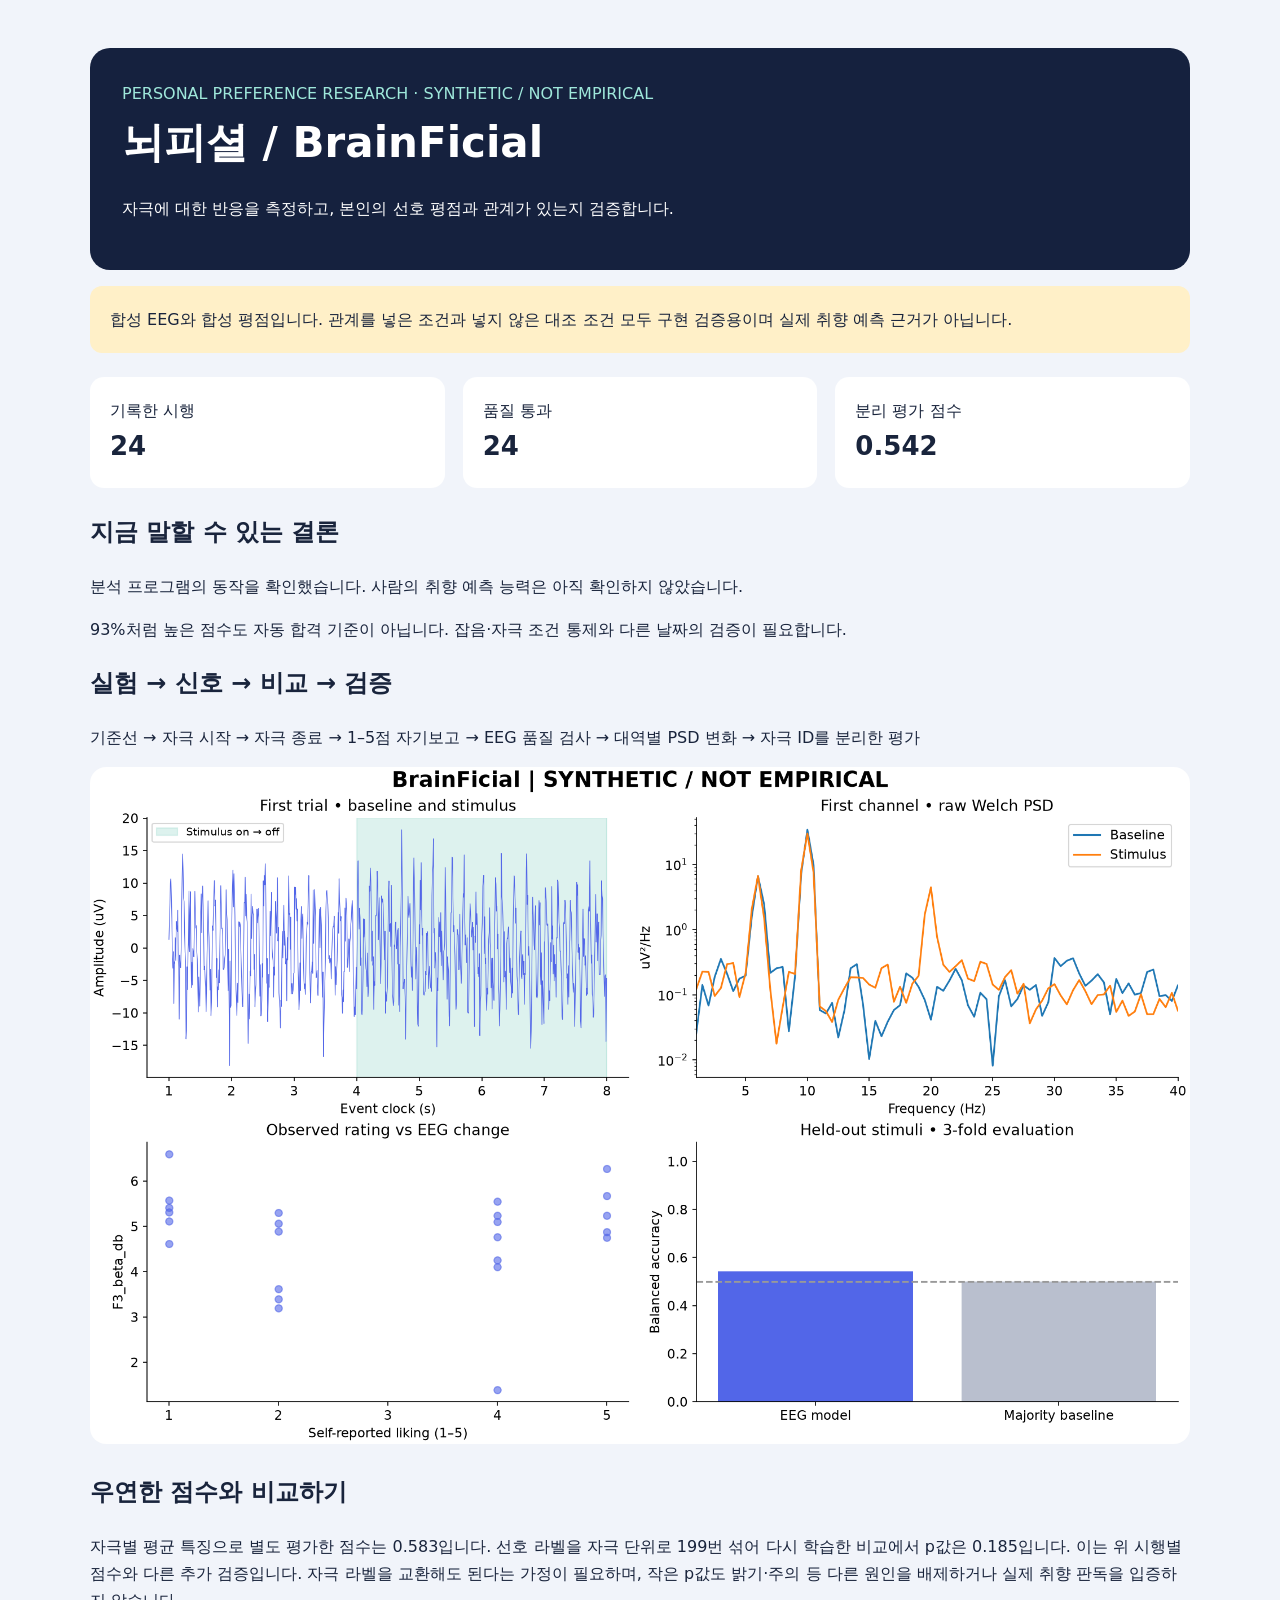
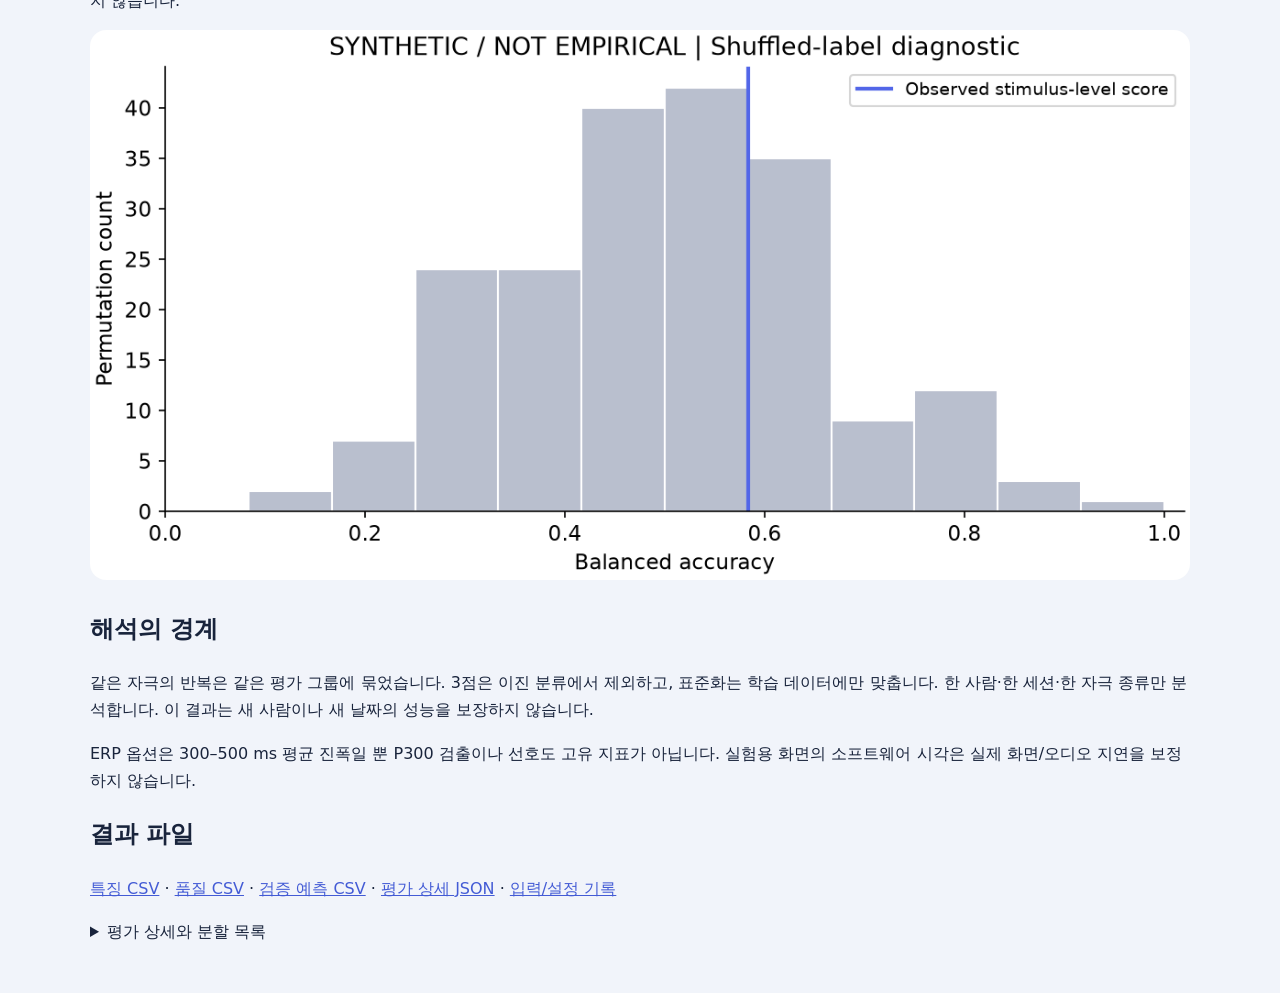
<file: outputs/null/report.html>
<!doctype html><html lang="ko"><meta charset="utf-8"><meta name="viewport" content="width=device-width,initial-scale=1">
<title>뇌피셜 · BrainFicial 연구 데모</title><style>body{font:16px/1.7 system-ui,sans-serif;background:#f1f4fa;color:#19243c;margin:0}main{max-width:1100px;margin:auto;padding:48px 24px}header{background:#15213e;color:white;padding:32px;border-radius:20px}h1{font-size:42px;margin:0}.tag{color:#9fe8db}.cards{display:flex;gap:18px;flex-wrap:wrap;margin:24px 0}.card{background:white;padding:20px;border-radius:14px;flex:1}b{font-size:26px}img{width:100%;border-radius:16px}.warn{background:#fff0c8;padding:20px;border-radius:12px}a{color:#435bd5}pre{white-space:pre-wrap;background:white;padding:20px;border-radius:12px}</style>
<main><header><div class="tag">PERSONAL PREFERENCE RESEARCH · SYNTHETIC / NOT EMPIRICAL</div><h1>뇌피셜 / BrainFicial</h1><p>자극에 대한 반응을 측정하고, 본인의 선호 평점과 관계가 있는지 검증합니다.</p></header>
<p class="warn">합성 EEG와 합성 평점입니다. 관계를 넣은 조건과 넣지 않은 대조 조건 모두 구현 검증용이며 실제 취향 예측 근거가 아닙니다.</p><section class="cards"><div class="card">기록한 시행<br><b>24</b></div><div class="card">품질 통과<br><b>24</b></div><div class="card">분리 평가 점수<br><b>0.542</b></div></section>
<h2>지금 말할 수 있는 결론</h2><p>분석 프로그램의 동작을 확인했습니다. 사람의 취향 예측 능력은 아직 확인하지 않았습니다.</p><p>93%처럼 높은 점수도 자동 합격 기준이 아닙니다. 잡음·자극 조건 통제와 다른 날짜의 검증이 필요합니다.</p>
<h2>실험 → 신호 → 비교 → 검증</h2><p>기준선 → 자극 시작 → 자극 종료 → 1–5점 자기보고 → EEG 품질 검사 → 대역별 PSD 변화 → 자극 ID를 분리한 평가</p>
<img src="dashboard.png" alt="합성 여부가 표시된 EEG 파형, PSD, 평점 비교, 분리 검증 그래프">
<h2>우연한 점수와 비교하기</h2><p>자극별 평균 특징으로 별도 평가한 점수는 0.583입니다. 선호 라벨을 자극 단위로 199번 섞어 다시 학습한 비교에서 p값은 0.185입니다. 이는 위 시행별 점수와 다른 추가 검증입니다. 자극 라벨을 교환해도 된다는 가정이 필요하며, 작은 p값도 밝기·주의 등 다른 원인을 배제하거나 실제 취향 판독을 입증하지 않습니다.</p><img src="permutation.png" alt="자극 단위로 평점 라벨을 섞은 점수 분포와 관측 점수">
<h2>해석의 경계</h2><p>같은 자극의 반복은 같은 평가 그룹에 묶었습니다. 3점은 이진 분류에서 제외하고, 표준화는 학습 데이터에만 맞춥니다. 한 사람·한 세션·한 자극 종류만 분석합니다. 이 결과는 새 사람이나 새 날짜의 성능을 보장하지 않습니다.</p>
<p>ERP 옵션은 300–500 ms 평균 진폭일 뿐 P300 검출이나 선호도 고유 지표가 아닙니다. 실험용 화면의 소프트웨어 시각은 실제 화면/오디오 지연을 보정하지 않습니다.</p>
<h2>결과 파일</h2><p><a href="features.csv">특징 CSV</a> · <a href="quality.csv">품질 CSV</a> · <a href="predictions.csv">검증 예측 CSV</a> · <a href="metrics.json">평가 상세 JSON</a> · <a href="provenance.json">입력/설정 기록</a></p>
<details><summary>평가 상세와 분할 목록</summary><pre>{
  &quot;status&quot;: &quot;ok&quot;,
  &quot;balanced_accuracy&quot;: 0.5416666666666667,
  &quot;dummy_balanced_accuracy&quot;: 0.5,
  &quot;n_evaluated&quot;: 24,
  &quot;neutral_excluded&quot;: 0,
  &quot;feature_columns&quot;: [
    &quot;feature_F3_theta_db&quot;,
    &quot;feature_F4_theta_db&quot;,
    &quot;feature_F3_alpha_db&quot;,
    &quot;feature_F4_alpha_db&quot;,
    &quot;feature_F3_beta_db&quot;,
    &quot;feature_F4_beta_db&quot;
  ],
  &quot;folds&quot;: [
    {
      &quot;fold&quot;: 0,
      &quot;train_stimuli&quot;: [
        &quot;color_00&quot;,
        &quot;color_01&quot;,
        &quot;color_02&quot;,
        &quot;color_03&quot;,
        &quot;color_04&quot;,
        &quot;color_07&quot;,
        &quot;color_08&quot;,
        &quot;color_09&quot;
      ],
      &quot;test_stimuli&quot;: [
        &quot;color_05&quot;,
        &quot;color_06&quot;,
        &quot;color_10&quot;,
        &quot;color_11&quot;
      ],
      &quot;balanced_accuracy&quot;: 0.625
    },
    {
      &quot;fold&quot;: 1,
      &quot;train_stimuli&quot;: [
        &quot;color_00&quot;,
        &quot;color_01&quot;,
        &quot;color_02&quot;,
        &quot;color_03&quot;,
        &quot;color_05&quot;,
        &quot;color_06&quot;,
        &quot;color_10&quot;,
        &quot;color_11&quot;
      ],
      &quot;test_stimuli&quot;: [
        &quot;color_04&quot;,
        &quot;color_07&quot;,
        &quot;color_08&quot;,
        &quot;color_09&quot;
      ],
      &quot;balanced_accuracy&quot;: 0.375
    },
    {
      &quot;fold&quot;: 2,
      &quot;train_stimuli&quot;: [
        &quot;color_04&quot;,
        &quot;color_05&quot;,
        &quot;color_06&quot;,
        &quot;color_07&quot;,
        &quot;color_08&quot;,
        &quot;color_09&quot;,
        &quot;color_10&quot;,
        &quot;color_11&quot;
      ],
      &quot;test_stimuli&quot;: [
        &quot;color_00&quot;,
        &quot;color_01&quot;,
        &quot;color_02&quot;,
        &quot;color_03&quot;
      ],
      &quot;balanced_accuracy&quot;: 0.625
    }
  ],
  &quot;interpretation&quot;: &quot;Exploratory within-person/session held-out-stimulus association; no causal or mind-reading claim&quot;,
  &quot;permutation&quot;: {
    &quot;status&quot;: &quot;ok&quot;,
    &quot;method&quot;: &quot;stimulus_mean_fixed_groupkfold3_label_permutation&quot;,
    &quot;n_stimuli&quot;: 12,
    &quot;n_permutations&quot;: 199,
    &quot;observed_balanced_accuracy&quot;: 0.5833333333333334,
    &quot;p_value&quot;: 0.185,
    &quot;null_scores&quot;: [
      0.4166666666666667,
      0.25,
      0.5,
      0.41666666666666663,
      0.25,
      0.41666666666666663,
      0.75,
      0.3333333333333333,
      0.5833333333333333,
      0.5,
      0.41666666666666663,
      0.41666666666666663,
      0.41666666666666663,
      0.5833333333333333,
      0.3333333333333333,
      0.6666666666666666,
      0.5,
      0.5833333333333334,
      0.41666666666666663,
      0.41666666666666663,
      0.75,
      0.3333333333333333,
      0.25,
      0.41666666666666663,
      0.41666666666666663,
      0.5833333333333334,
      0.5,
      0.5833333333333334,
      0.25,
      0.41666666666666663,
      0.25,
      0.5833333333333333,
      0.5833333333333333,
      0.5,
      0.5,
      0.41666666666666663,
      0.5833333333333334,
      0.75,
      0.5,
      0.5833333333333333,
      0.8333333333333334,
      0.5,
      0.25,
      0.5,
      0.5,
      0.6666666666666667,
      0.41666666666666663,
      0.41666666666666663,
      0.41666666666666663,
      0.16666666666666666,
      0.5,
      0.25,
      0.25,
      0.6666666666666666,
      0.41666666666666663,
      0.25,
      0.41666666666666663,
      0.16666666666666666,
      0.5833333333333333,
      0.5833333333333333,
      0.5,
      0.16666666666666666,
      0.5,
      0.5,
      0.08333333333333333,
      0.5833333333333334,
      0.41666666666666663,
      0.41666666666666663,
      0.5,
      0.3333333333333333,
      0.3333333333333333,
      0.5,
      0.5,
      0.3333333333333333,
      0.5,
      0.16666666666666666,
      0.6666666666666667,
      0.16666666666666666,
      0.5,
      0.25,
      0.41666666666666663,
      0.5833333333333333,
      0.3333333333333333,
      0.5833333333333333,
      0.3333333333333333,
      0.5,
      0.5833333333333333,
      0.41666666666666663,
      0.3333333333333333,
      0.5833333333333333,
      0.16666666666666666,
      0.5833333333333333,
      0.41666666666666663,
      0.5,
      0.5,
      0.75,
      0.08333333333333333,
      0.25,
      0.41666666666666663,
      0.3333333333333333,
      0.5,
      0.5833333333333333,
      0.5833333333333333,
      0.41666666666666663,
      0.5833333333333334,
      0.5833333333333333,
      0.5833333333333334,
      0.75,
      0.75,
      0.25,
      0.25,
      0.5833333333333333,
      0.75,
      0.25,
      0.75,
      0.75,
      0.5,
      0.5,
      0.41666666666666663,
      0.41666666666666663,
      0.5833333333333333,
      0.3333333333333333,
      0.41666666666666663,
      0.5,
      0.6666666666666666,
      0.25,
      0.25,
      0.5,
      0.25,
      0.5833333333333333,
      0.6666666666666666,
      0.3333333333333333,
      0.25,
      0.5,
      0.41666666666666663,
      0.41666666666666663,
      0.5833333333333333,
      0.5,
      0.6666666666666666,
      0.8333333333333333,
      0.5833333333333334,
      0.3333333333333333,
      0.5,
      0.3333333333333333,
      0.5,
      0.41666666666666663,
      0.25,
      0.3333333333333333,
      0.41666666666666663,
      0.5,
      0.5,
      0.3333333333333333,
      0.5,
      0.41666666666666663,
      0.5,
      0.41666666666666663,
      0.5,
      0.41666666666666663,
      0.41666666666666663,
      0.25,
      0.5,
      0.5,
      0.3333333333333333,
      0.5,
      0.3333333333333333,
      0.3333333333333333,
      0.5833333333333334,
      0.41666666666666663,
      0.9166666666666667,
      0.75,
      0.5833333333333333,
      0.5,
      0.6666666666666666,
      0.75,
      0.5833333333333334,
      0.3333333333333333,
      0.3333333333333333,
      0.25,
      0.5833333333333333,
      0.75,
      0.5,
      0.16666666666666666,
      0.8333333333333333,
      0.3333333333333333,
      0.25,
      0.5833333333333333,
      0.25,
      0.41666666666666663,
      0.6666666666666666,
      0.41666666666666663,
      0.5833333333333334,
      0.5833333333333333,
      0.5833333333333333,
      0.41666666666666663,
      0.3333333333333333,
      0.25,
      0.3333333333333333,
      0.5,
      0.41666666666666663
    ],
    &quot;seed&quot;: 42,
    &quot;interpretation&quot;: &quot;Exploratory association under stimulus exchangeability; not preference specificity, causal proof, or external validation&quot;,
    &quot;separate_statistic&quot;: &quot;Averages features per stimulus; different from the trial-level primary score&quot;
  },
  &quot;data_source&quot;: &quot;SYNTHETIC / NOT EMPIRICAL&quot;
}</pre></details></main></html>
</file>
